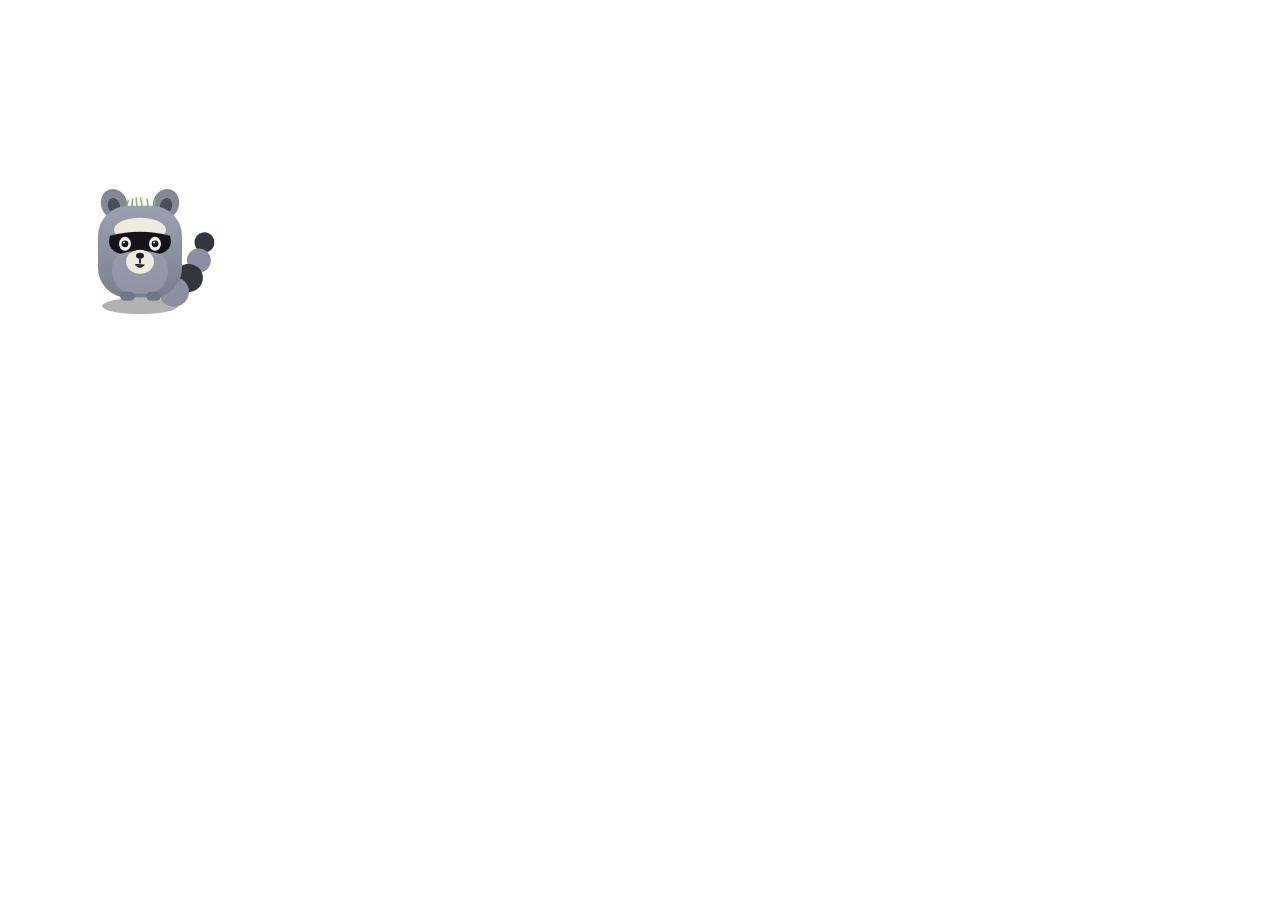
<file: src/index.html>
<!doctype html>
<html lang="en">
  <head>
    <meta charset="UTF-8" />
    <meta name="viewport" content="width=device-width, initial-scale=1.0" />
    <link rel="stylesheet" href="styles.css" />
    <title>deskpet</title>
  </head>
  <body>
    <div id="stage">
      <canvas id="pet" width="280" height="340" data-tauri-drag-region></canvas>

      <!-- speech bubble -->
      <div id="bubble" class="hidden"></div>

      <!-- permission card (Claude Code asks; you answer from here) -->
      <div id="perm" class="hidden">
        <div class="perm-head">Claude wants to run</div>
        <div class="perm-tool"><span id="permTool">Bash</span></div>
        <div class="perm-detail" id="permDetail"></div>
        <div class="perm-actions">
          <button id="permDeny" class="perm-deny">Deny</button>
          <button id="permAllow" class="perm-allow">Allow</button>
        </div>
      </div>

      <!-- hover menu -->
      <div id="menu" class="hidden">
        <button class="mbtn" data-act="food" title="Feed">
          <svg viewBox="0 0 20 20" fill="none" stroke="currentColor" stroke-width="1.6"><path d="M10 6c-1-2-4-2.5-5.5-1S3 9 4.5 12 9 17 10 17s4-2 5.5-5 .5-5.5-1-7-4.5-1-4.5 1"/><path d="M10 6c0-2 1.2-3.2 3-3.4"/></svg>
        </button>
        <button class="mbtn" data-act="water" title="Water">
          <svg viewBox="0 0 20 20" fill="none" stroke="currentColor" stroke-width="1.6"><path d="M10 3s5 5.5 5 9a5 5 0 01-10 0c0-3.5 5-9 5-9z"/></svg>
        </button>
        <button class="mbtn" data-act="pet" title="Pet">
          <svg viewBox="0 0 20 20" fill="none" stroke="currentColor" stroke-width="1.6"><path d="M6 11V5.5a1.3 1.3 0 012.6 0M8.6 10V4.3a1.3 1.3 0 012.6 0M11.2 10V5a1.3 1.3 0 012.6 0v6.5c0 3-2 5.5-5 5.5-2 0-3.2-1-4.2-2.5L3 12c-.5-1 .8-2.2 1.8-1.2L6 12"/></svg>
        </button>
        <button class="mbtn" data-act="focus" title="Focus timer">
          <svg viewBox="0 0 20 20" fill="none" stroke="currentColor" stroke-width="1.6"><circle cx="10" cy="11" r="6.5"/><path d="M10 7.5V11l2.5 1.5"/><path d="M7.5 2.5h5M10 2.5v2"/></svg>
        </button>
        <button class="mbtn" data-act="edit" title="Edit">
          <svg viewBox="0 0 20 20" fill="none" stroke="currentColor" stroke-width="1.6"><circle cx="10" cy="10" r="2.6"/><path d="M10 3v2M10 15v2M3 10h2M15 10h2M5 5l1.5 1.5M13.5 13.5L15 15M15 5l-1.5 1.5M6.5 13.5L5 15"/></svg>
        </button>
      </div>

      <!-- edit panel -->
      <div id="edit" class="hidden">
        <div class="row"><span>body</span><input type="color" id="bodyc" /></div>
        <div class="row"><span>hair</span><input type="color" id="hairc" /></div>
        <div class="row"><span>size</span><span class="stepper"><button id="sizeDown">–</button><button id="sizeUp">+</button></span></div>
        <div class="row"><span>theme</span><span class="seg" id="themeSeg"><button data-theme="os">OS</button><button data-theme="light">Light</button><button data-theme="dark">Dark</button></span></div>
        <div class="row"><span>chatter</span><button id="chatterBtn">on</button></div>
        <div class="row"><span>quiet mode</span><button id="dndBtn">off</button></div>
        <div class="row"><span>roam</span><span class="seg" id="roamSeg"><button data-roam="dock">Dock</button><button data-roam="free">Free</button></span></div>
        <button id="editDone">done</button>
      </div>
    </div>
    <script src="pet.js"></script>
  </body>
</html>
</file>
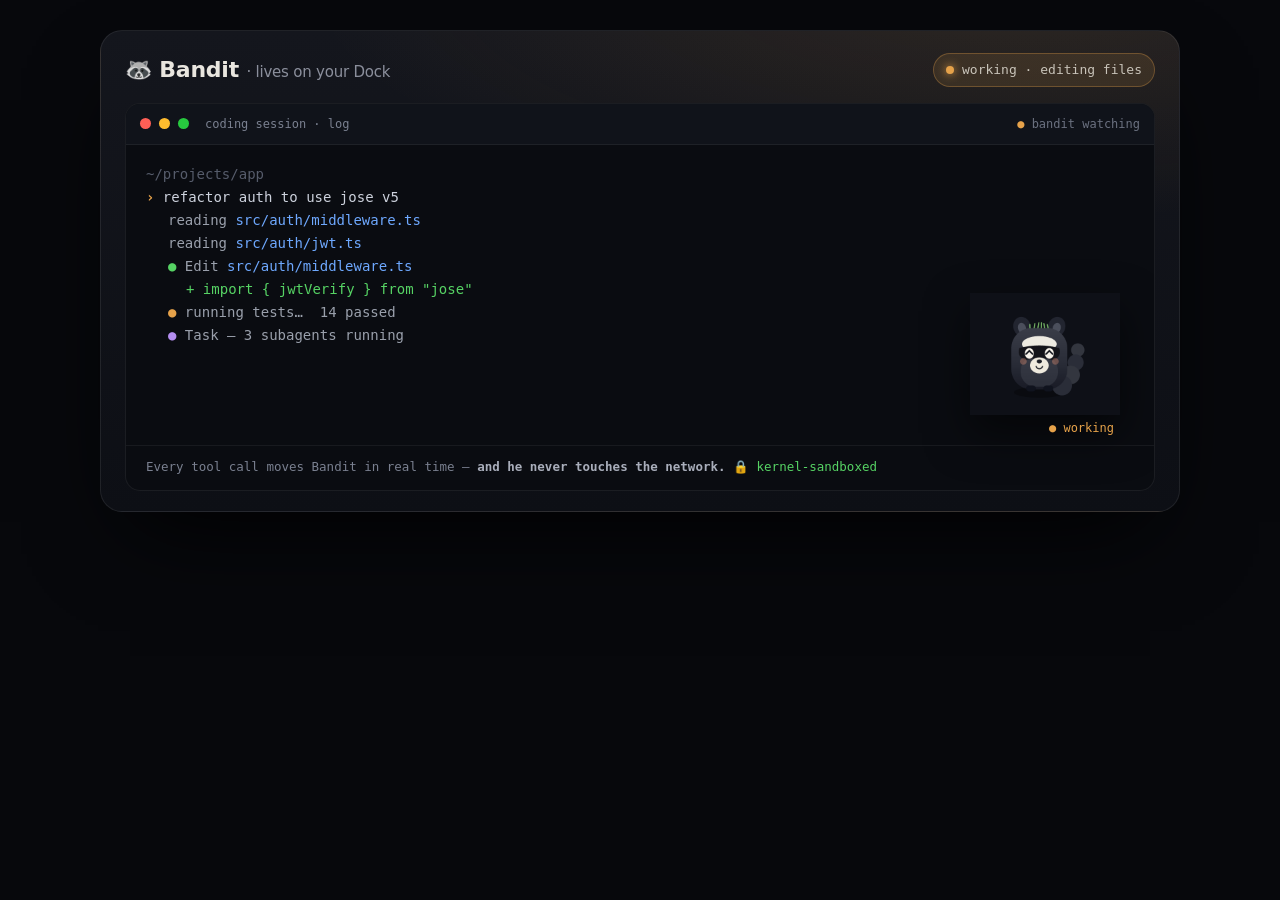
<file: docs/hero.html>
<!doctype html>
<meta charset="utf-8" />
<style>
  * { margin: 0; box-sizing: border-box; }
  body { background: #07080c; display: grid; place-items: center; padding: 30px;
    font: 14px/1.5 "SF Mono", ui-monospace, Menlo, monospace; }
  .card {
    width: 1080px; border-radius: 22px; padding: 22px 24px 20px;
    background:
      radial-gradient(120% 90% at 85% -10%, rgba(230,162,74,.12), transparent 55%),
      linear-gradient(180deg, #14161d, #0d0f15);
    border: 1px solid rgba(255,255,255,.08);
    box-shadow: 0 40px 90px -30px #000;
    color: #e9e6df;
  }
  .head { display: flex; align-items: center; justify-content: space-between; margin-bottom: 16px; }
  .brand { font: 700 22px/1 -apple-system, system-ui, sans-serif; letter-spacing: -.01em; }
  .brand span { color: #8b8f9c; font-weight: 500; font-size: 15px; }
  .status { display: flex; align-items: center; gap: 8px; font-size: 13px; color: #c9c4ba;
    background: rgba(230,162,74,.12); border: 1px solid rgba(230,162,74,.3); padding: 6px 12px; border-radius: 999px; }
  .status .dot { width: 8px; height: 8px; border-radius: 50%; background: #e6a24a; box-shadow: 0 0 10px #e6a24a; }

  .term { position: relative; border-radius: 15px; overflow: hidden;
    background: #0a0c11; border: 1px solid rgba(255,255,255,.07); }
  .tbar { display: flex; align-items: center; gap: 8px; padding: 11px 14px; background: #10131a;
    border-bottom: 1px solid rgba(255,255,255,.06); font-size: 12px; color: #6b7180; }
  .tbar .d { width: 11px; height: 11px; border-radius: 50%; }
  .d.r { background: #ff5f56; } .d.y { background: #febc2e; } .d.g { background: #27c93f; }
  .tbar .title { margin-left: 8px; color: #7a8090; }
  .tbar .watch { margin-left: auto; color: #6b7180; }
  .tbar .watch b { color: #e6a24a; }

  .body { position: relative; padding: 18px 20px 16px; min-height: 300px; }
  .line { white-space: pre; color: #cdd2dd; padding: 1px 0; }
  .line.dim { color: #565c6b; }
  .ind { padding-left: 22px; color: #9aa0ac; }
  .ind2 { padding-left: 40px; }
  .p { color: #e6a24a; font-weight: 700; }
  .path { color: #6ea8fe; }
  .add { color: #56d364; }
  .ok { color: #56d364; } .run { color: #e6a24a; }
  .subs { color: #b48ef0; }

  .pet { position: absolute; right: 34px; bottom: 30px; width: 150px; filter: drop-shadow(0 18px 22px rgba(0,0,0,.55)); }
  .petlabel { position: absolute; right: 40px; bottom: 8px; font-size: 12px; color: #e6a24a; }
  .petlabel::before { content: "● "; }

  .foot { padding: 12px 20px 14px; font-size: 12.5px; color: #7a8090;
    border-top: 1px solid rgba(255,255,255,.06); }
  .foot b { color: #a9aebb; }
  .lock { color: #56d364; }
</style>
<div class="card">
  <div class="head">
    <div class="brand">🦝 Bandit <span>· lives on your Dock</span></div>
    <div class="status"><span class="dot"></span>working · editing files</div>
  </div>
  <div class="term">
    <div class="tbar">
      <span class="d r"></span><span class="d y"></span><span class="d g"></span>
      <span class="title">coding session · log</span>
      <span class="watch"><b>●</b> bandit watching</span>
    </div>
    <div class="body">
      <div class="line dim">~/projects/app</div>
      <div class="line"><span class="p">›</span> refactor auth to use jose v5</div>
      <div class="line ind">reading <span class="path">src/auth/middleware.ts</span></div>
      <div class="line ind">reading <span class="path">src/auth/jwt.ts</span></div>
      <div class="line ind"><span class="ok">●</span> Edit <span class="path">src/auth/middleware.ts</span></div>
      <div class="line ind2"><span class="add">+ import { jwtVerify } from "jose"</span></div>
      <div class="line ind"><span class="run">●</span> running tests…  <span class="dim">14 passed</span></div>
      <div class="line ind"><span class="subs">●</span> Task — 3 subagents running</div>
      <img class="pet" src="./img/bandit-happy.png" alt="Bandit" />
      <div class="petlabel">working</div>
    </div>
    <div class="foot">Every tool call moves Bandit in real time — <b>and he never touches the network.</b> <span class="lock">🔒 kernel-sandboxed</span></div>
  </div>
</div>
</file>
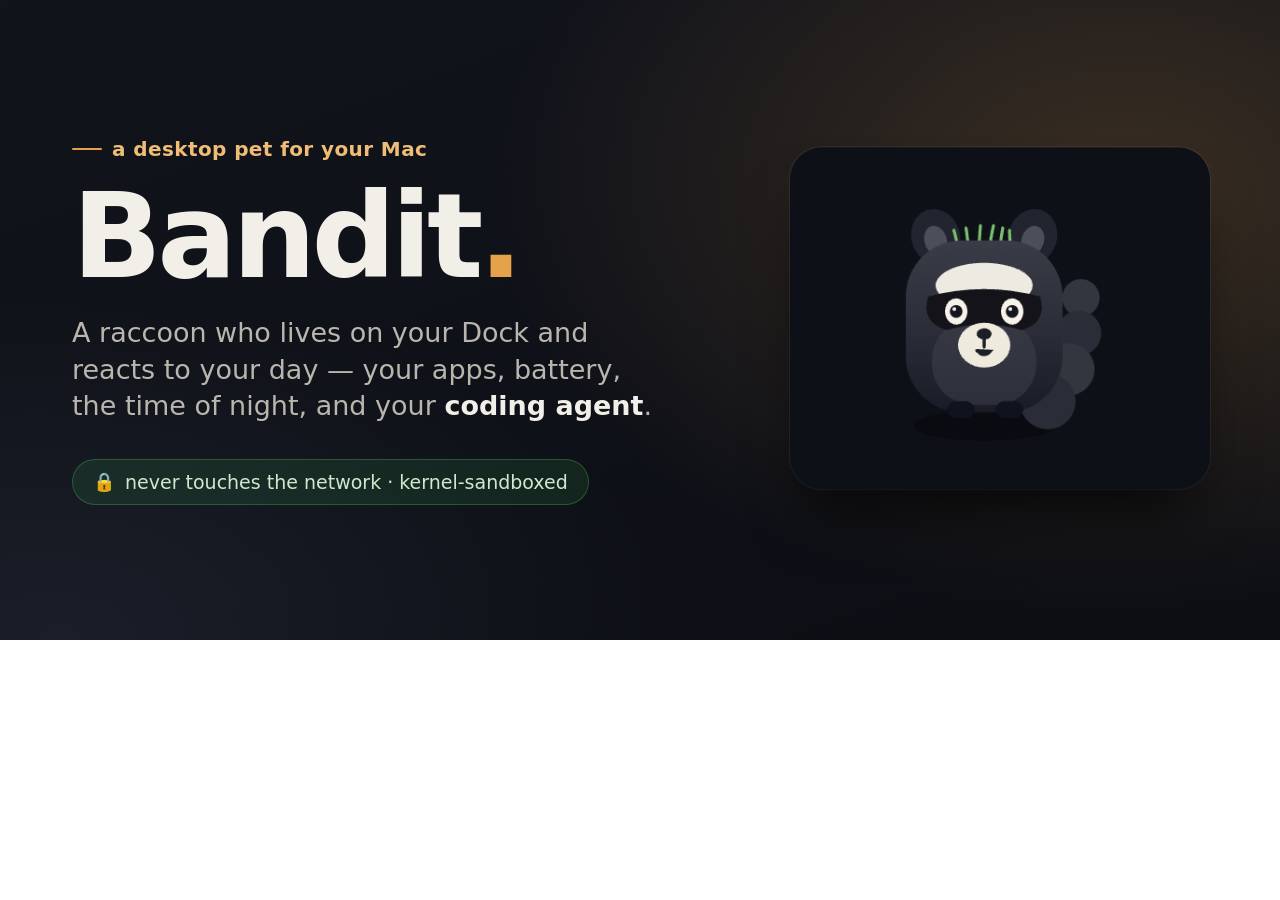
<file: docs/og.html>
<!doctype html>
<meta charset="utf-8" />
<style>
  * { margin: 0; box-sizing: border-box; }
  body { width: 1280px; height: 640px; overflow: hidden;
    font-family: -apple-system, BlinkMacSystemFont, system-ui, sans-serif; }
  .og {
    width: 1280px; height: 640px; position: relative; display: flex; align-items: center;
    padding: 0 72px; color: #f2efe8;
    background:
      radial-gradient(90% 120% at 88% 30%, rgba(230,162,74,.20), transparent 55%),
      radial-gradient(80% 90% at 5% 100%, rgba(120,132,168,.12), transparent 60%),
      linear-gradient(160deg, #12141c 0%, #0c0e14 100%);
  }
  .left { width: 640px; }
  .kicker { display: inline-flex; align-items: center; gap: 10px; color: #f0bd77;
    font-size: 20px; font-weight: 600; letter-spacing: .02em; }
  .kicker .rule { width: 30px; height: 2px; background: #e6a24a; border-radius: 2px; }
  h1 { font-size: 118px; line-height: .9; letter-spacing: -.04em; margin: 22px 0 0; font-weight: 800; }
  h1 .p { color: #e6a24a; }
  .sub { font-size: 27px; line-height: 1.35; color: #b9b6ad; margin-top: 26px; max-width: 600px; }
  .sub b { color: #f2efe8; font-weight: 600; }
  .pill { display: inline-flex; align-items: center; gap: 10px; margin-top: 34px;
    font-size: 19px; color: #cfe9cf; background: rgba(63,185,80,.12);
    border: 1px solid rgba(63,185,80,.35); padding: 11px 20px; border-radius: 999px; }
  .pill .lock { font-size: 18px; }
  .right { position: absolute; right: 70px; top: 50%; transform: translateY(-50%); }
  .right img { width: 420px; border-radius: 32px;
    box-shadow: 0 40px 60px -20px rgba(0,0,0,.7), 0 0 0 1px rgba(255,255,255,.07),
      inset 0 0 0 1px rgba(255,255,255,.04); }
</style>
<div class="og">
  <div class="left">
    <span class="kicker"><span class="rule"></span>a desktop pet for your Mac</span>
    <h1>Bandit<span class="p">.</span></h1>
    <div class="sub">A raccoon who lives on your Dock and reacts to your day — your apps, battery, the time of night, and your <b>coding agent</b>.</div>
    <div class="pill"><span class="lock">🔒</span> never touches the network · kernel-sandboxed</div>
  </div>
  <div class="right">
    <div class="shadow"></div>
    <img src="./img/bandit.png" alt="Bandit" />
  </div>
</div>
</file>
<file: src/styles.css>
html,
body {
  margin: 0;
  height: 100%;
  background: transparent;
  overflow: hidden;
  -webkit-user-select: none;
  user-select: none;
  cursor: default;
  font: 12px/1.35 -apple-system, BlinkMacSystemFont, system-ui, sans-serif;
  color: var(--ui-fg);
}

/* ---- theme tokens: dark default, light via OS, or forced by data-theme ---- */
:root {
  --ui-bg: rgba(26, 28, 36, 0.95);
  --ui-fg: #f4efe6;
  --ui-border: rgba(255, 255, 255, 0.18);
  --ui-shadow: rgba(0, 0, 0, 0.55);
  --bub-bg: #23252e;
  --bub-fg: #f6f2ea;
  --bub-ink: #f0ece3; /* the bold cartoon outline */
  --accent: #e6a24a;
}
@media (prefers-color-scheme: light) {
  :root {
    --ui-bg: #ffffff; --ui-fg: #20222a; --ui-border: #20222a; --ui-shadow: rgba(0, 0, 0, 0.25);
    --bub-bg: #ffffff; --bub-fg: #20222a; --bub-ink: #20222a;
  }
}
body[data-theme="dark"] {
  --ui-bg: rgba(26, 28, 36, 0.95); --ui-fg: #f4efe6; --ui-border: rgba(255, 255, 255, 0.18); --ui-shadow: rgba(0, 0, 0, 0.55);
  --bub-bg: #23252e; --bub-fg: #f6f2ea; --bub-ink: #f0ece3;
}
body[data-theme="light"] {
  --ui-bg: #ffffff; --ui-fg: #20222a; --ui-border: #20222a; --ui-shadow: rgba(0, 0, 0, 0.25);
  --bub-bg: #ffffff; --bub-fg: #20222a; --bub-ink: #20222a;
}

#stage { position: relative; width: 280px; height: 340px; }
#pet { position: absolute; inset: 0; width: 280px; height: 340px; }
.hidden { display: none !important; }

/* ---- permission card: Claude asks, you answer from Bandit ---- */
#perm {
  position: absolute;
  left: 50%;
  top: 40px;
  transform: translateX(-50%);
  width: 232px;
  box-sizing: border-box;
  padding: 12px 13px 11px;
  background: var(--ui-bg);
  color: var(--ui-fg);
  border: 1.5px solid var(--ui-border);
  border-radius: 14px;
  box-shadow: 0 14px 30px -10px var(--ui-shadow);
  backdrop-filter: blur(8px);
  -webkit-app-region: no-drag;
  z-index: 40;
  animation: perm-pop 0.16s ease-out;
}
@keyframes perm-pop {
  from { opacity: 0; transform: translateX(-50%) translateY(4px) scale(0.96); }
  to   { opacity: 1; transform: translateX(-50%) translateY(0) scale(1); }
}
.perm-head {
  font-size: 10.5px;
  letter-spacing: 0.04em;
  text-transform: uppercase;
  opacity: 0.6;
}
.perm-tool { margin-top: 3px; font-size: 15px; font-weight: 700; }
.perm-detail {
  margin-top: 5px;
  font: 11px/1.35 ui-monospace, SFMono-Regular, Menlo, monospace;
  color: var(--ui-fg);
  opacity: 0.82;
  max-height: 54px;
  overflow: hidden;
  word-break: break-word;
  white-space: pre-wrap;
}
.perm-detail:empty { display: none; }
.perm-actions { display: flex; gap: 7px; margin-top: 11px; }
.perm-actions button {
  flex: 1;
  padding: 7px 0;
  border-radius: 9px;
  font-size: 12.5px;
  font-weight: 650;
  cursor: pointer;
  border: 1.5px solid var(--ui-border);
  transition: filter 0.12s, transform 0.06s;
}
.perm-actions button:active { transform: translateY(1px); }
.perm-allow { background: #3fb950; border-color: #359042 !important; color: #08240e; }
.perm-deny { background: transparent; color: var(--ui-fg); }
.perm-allow:hover { filter: brightness(1.06); }
.perm-deny:hover { filter: brightness(1.2); background: rgba(127, 127, 127, 0.12); }

/* ---- cartoon speech bubble ---- */
#bubble {
  position: absolute;
  left: 50%;
  top: 92px;
  transform: translateX(-50%);
  max-width: 208px;
  padding: 9px 14px;
  background: var(--bub-bg);
  color: var(--bub-fg);
  border: 3px solid var(--bub-ink);
  border-radius: 20px;
  font-weight: 700;
  text-align: center;
  box-shadow: 0 3px 9px -2px rgba(0, 0, 0, 0.5);
  animation: pop 0.22s cubic-bezier(0.2, 0.9, 0.2, 1.3);
}
/* outlined comic tail — a fat outline triangle with the fill triangle on top */
#bubble::before,
#bubble::after {
  content: "";
  position: absolute;
  left: 50%;
  width: 0;
  height: 0;
  border-left: 13px solid transparent;
  border-right: 13px solid transparent;
}
#bubble::before { bottom: -19px; transform: translateX(-50%); border-top: 19px solid var(--bub-ink); }
#bubble::after { bottom: -12px; transform: translateX(-50%); border-top: 14px solid var(--bub-bg); }
@keyframes pop { from { opacity: 0; transform: translateX(-50%) scale(0.8) translateY(6px); } }

/* ---- hover menu (hugs just above him) ---- */
#menu {
  position: absolute;
  left: 50%;
  top: 132px;
  transform: translateX(-50%);
  display: flex;
  gap: 8px;
  animation: pop 0.18s cubic-bezier(0.2, 0.9, 0.2, 1.3);
}
.mbtn {
  width: 40px; height: 40px; padding: 0;
  border-radius: 50%;
  border: 2px solid var(--ui-border);
  background: var(--ui-bg);
  color: var(--ui-fg);
  display: grid; place-items: center; cursor: pointer;
  box-shadow: 0 4px 12px -4px var(--ui-shadow);
  transition: transform 0.1s;
}
.mbtn svg { width: 20px; height: 20px; }
.mbtn:hover { transform: translateY(-2px); }
.mbtn:active { transform: scale(0.94); }

/* ---- edit panel ---- */
#edit {
  position: absolute;
  left: 50%; top: 86px; transform: translateX(-50%);
  width: 184px; padding: 12px;
  background: var(--ui-bg); color: var(--ui-fg);
  border: 2px solid var(--ui-border); border-radius: 16px;
  box-shadow: 0 10px 26px -10px var(--ui-shadow);
  animation: pop 0.18s cubic-bezier(0.2, 0.9, 0.2, 1.3);
}
#edit .row { display: flex; align-items: center; justify-content: space-between; margin-bottom: 9px; }
#edit .row span { opacity: 0.65; }
#edit input[type="color"] { width: 40px; height: 24px; padding: 0; border: 1px solid var(--ui-border); border-radius: 6px; background: none; cursor: pointer; }
#edit .seg { display: flex; gap: 4px; }
#edit .seg button, #edit .stepper button { height: 24px; padding: 0 8px; border-radius: 7px; border: 1px solid var(--ui-border); background: transparent; color: var(--ui-fg); cursor: pointer; font-size: 11px; }
#edit .seg button.on { background: var(--accent); color: #1c1408; border-color: var(--accent); font-weight: 700; }
#edit .stepper button { min-width: 26px; margin-left: 6px; }
#editDone { width: 100%; margin-top: 4px; height: 28px; background: var(--accent); color: #1c1408; border: none; border-radius: 8px; font-weight: 700; cursor: pointer; }
</file>
